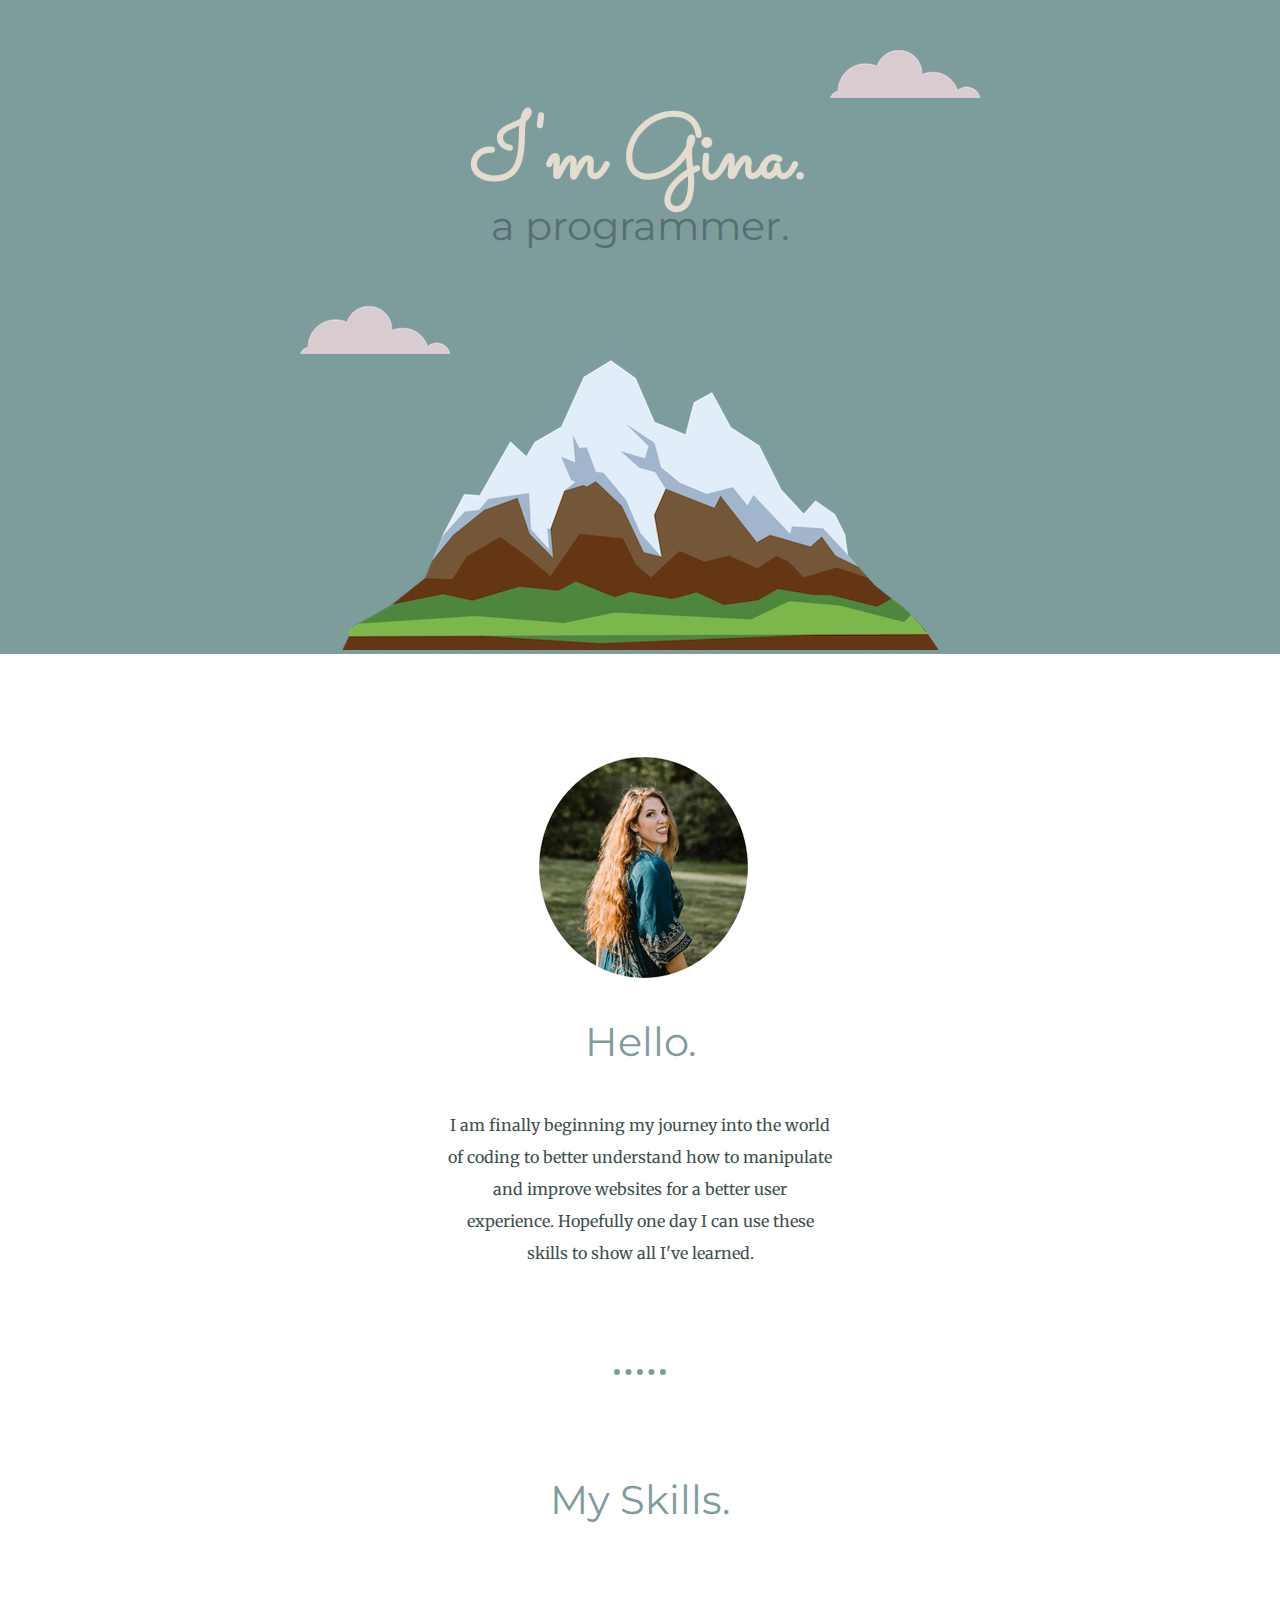
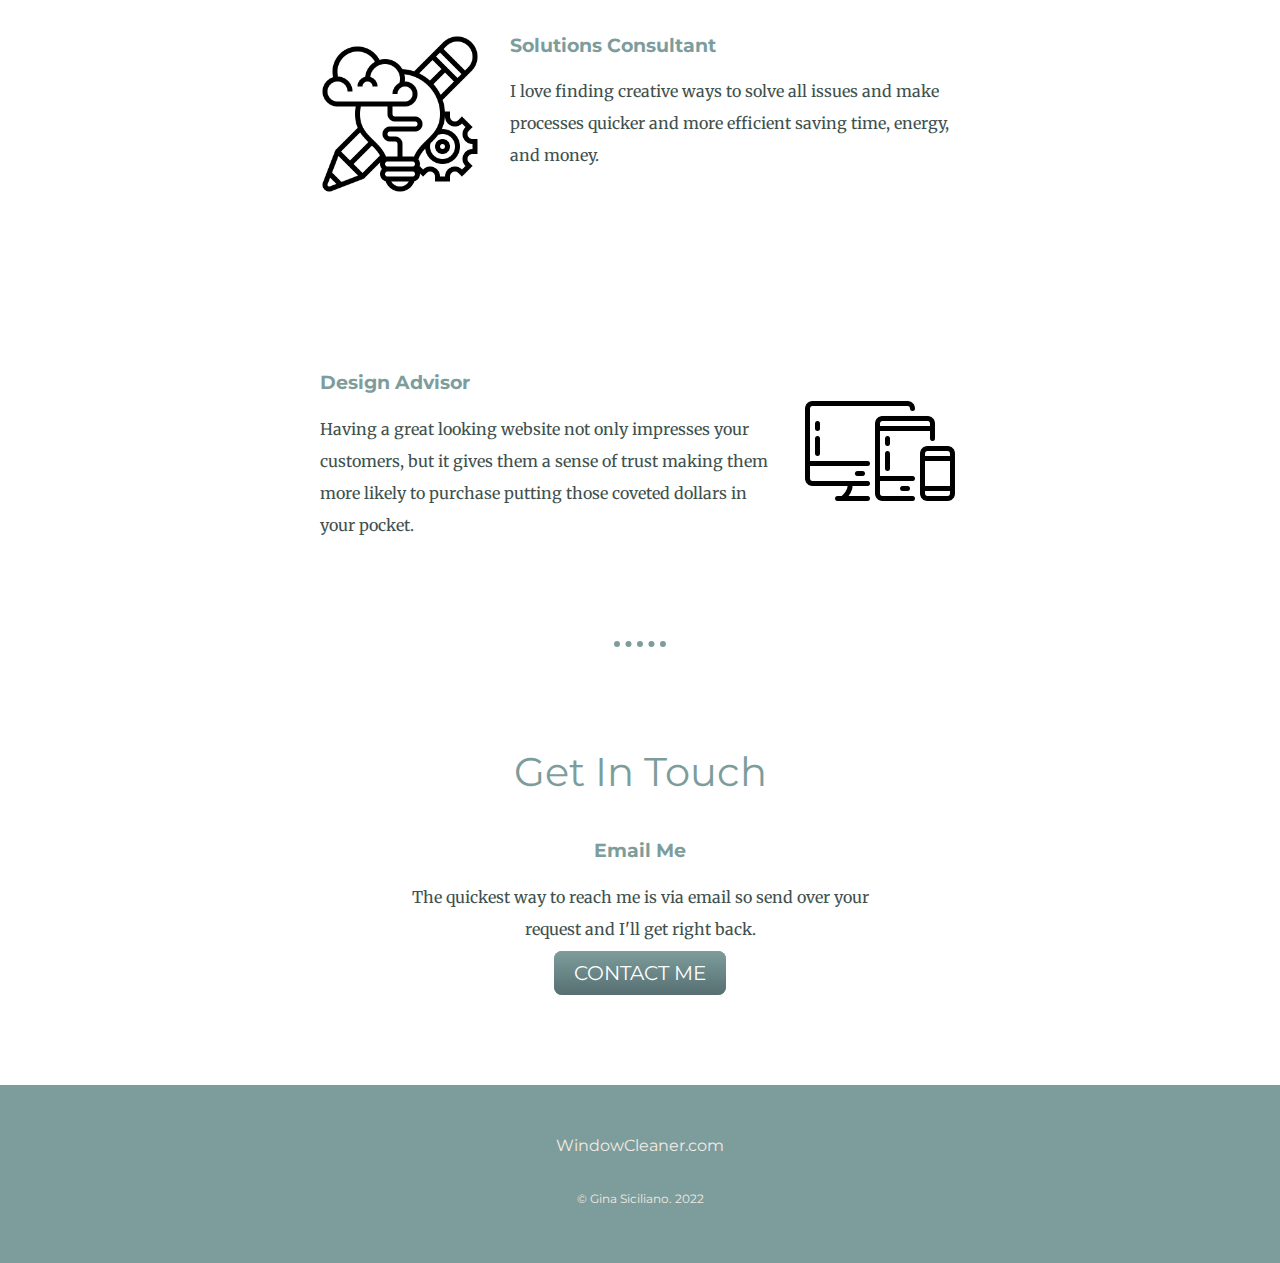
<file: index.html>
<!DOCTYPE html>
<html lang="en" dir="ltr">

<head>
  <meta charset="utf-8">
  <title>Gina Siciliano</title>
  <link rel="stylesheet" href="css/styles.css">
  <link rel="icon" href="favicon.ico">
  <link rel="preconnect" href="https://fonts.googleapis.com">
  <link rel="preconnect" href="https://fonts.gstatic.com" crossorigin>
  <link href="https://fonts.googleapis.com/css2?family=League+Gothic&family=Merriweather&family=Montserrat:wght@300;400&family=Sacramento&display=swap" rel="stylesheet">
</head>

<body>
  <div class="top-container">
    <img class="top-cloud" src="images/cloud.png" alt="cloud image">
    <h1>I'm Gina.</h1>
    <h2 class="subhead">a <span>pro</span>grammer.</h2>
    <img class="bottom-cloud" src="images/cloud.png" alt="cloud-img">
    <img src="images/mountain.png" alt="mountain-img">
  </div>
  <div class="middle-container">
    <div class="profile">
      <img src="images/Gina-9285.png" alt="Profile-Picture">
      <h2>Hello.</h2>
      <p class="bio">I am finally beginning my journey into the world of coding to better understand how to  manipulate and improve websites for a better user experience. Hopefully one day I can use these skills to show all I've learned.</p>
    </div>
    <hr>
    <div class="skills">
      <h2>My Skills.</h2>
      <div class="skill-row">
        <img class="skill-1" src="images/design-thinking.png" alt="design-img">
        <h3>Solutions Consultant</h3>
        <p class="skill-1-description">I love finding creative ways to solve all issues and make processes quicker and more efficient saving time, energy, and money.</p>
      </div>
      <hr class="ignore"/>
      <div class="skill-row">
        <img class="skill-2" src="images/responsive.png" alt="responsive-img">
        <h3>Design Advisor</h3>
        <p class="skill-2-description">Having a great looking website not only impresses your customers, but it gives them a sense of trust making them more likely to purchase putting those coveted dollars in your pocket.</p>
      </div>
    </div>
    <hr>
    <div class="contact-me">
      <h2>Get In Touch</h2>
      <h3>Email Me</h3>
      <p>The quickest way to reach me is via email so send over your request and I'll get right back.</p>
      <a class="btn" href="mailto:gina@windowcleaningresource.com">CONTACT ME</a>
    </div>
  </div>


  <div class="bottom-container">
    <a class="footer-link" href="https://www.windowcleaner.com/">WindowCleaner.com</a>
    <p class="copyright">© Gina Siciliano. 2022</p>
  </div>

  </div>
</body>

</html>
</file>
<file: css/styles.css>
.top-container {
  background-color: #7D9D9C;
  position: relative;
  padding-top: 100px
}

.middle-container {
  margin: 100px 0

}

.bottom-container {
  background-color: #7D9D9C;padding: 50px 0 20px;

}

body {
  margin-top: 0px;
  margin-left: 0px;
  margin-right: 0px;
  margin-bottom: 0px;
  text-align: center;
  font-family: 'Merriweather', serif;
  color: #40514E;
}

h1 {
  font-size: 5.625rem;
  margin: 50px auto 0 auto;
  font-family: 'Sacramento', cursive;
  color: #E4DCCF;
  line-height: .2;
}

h2 {font-size: 2.5rem;
  font-family: 'Montserrat', sans-serif;
  color: #7D9D9C;
  font-weight: normal;
  padding-bottom: 10px;
}

h3 {
  font-family: 'Montserrat', sans-serif;
  color: #7D9D9C;
}

a {color: #7D9D9C;
font-family: 'Montserrat', sans-serif;
text-decoration: none;}

a:hover {color: #576F72}

p {line-height: 2;}

.top-cloud {
  position: absolute;
  right: 300px;
  top: 50px;
}


.bottom-cloud {
  position: absolute;
  left: 300px;
  bottom: 300px;
}

.skill-row {margin: 100px auto 100px auto;
  width: 50%;
text-align: left;
}

.skill-1 {width: 25%;
float: left;
margin-right: 30px;}

.skill-2 {width: 25%;
float: right;
margin-left: 30px;
}

.subhead {color: #576F72}

hr {
  border-style: dotted none none;
  border-color: #7D9D9C;
  border-width: 6px;
  width: 4%;
margin: 100px auto 100px auto;}

.bio {width: 30%;
margin: auto;}

.footer-link {color: #F0EBE3;}

.contact-me {width: 40%;
margin: 40px auto 60px auto;}

.copyright {color: #F0EBE3;
font-family: 'Montserrat', sans-serif;
font-size: .75rem;
padding: 20px 0}

.btn {
  background: #7D9D9C;
  background-image: -webkit-linear-gradient(top, #7D9D9C, #576F72);
  background-image: -moz-linear-gradient(top, #7D9D9C, #576F72);
  background-image: -ms-linear-gradient(top, #7D9D9C, #576F72);
  background-image: -o-linear-gradient(top, #7D9D9C, #576F72);
  background-image: linear-gradient(to bottom, #7D9D9C, #576F72);
  -webkit-border-radius: 8;
  -moz-border-radius: 8;
  border-radius: 8px;
  font-family: Montserrat;
  color: #ffffff;
  font-size: 20px;
  padding: 10px 20px 10px 20px;
  text-decoration: none;
}

.btn:hover {
  background: #576F72;
  background-image: -webkit-linear-gradient(top, #576F72, #576F72);
  background-image: -moz-linear-gradient(top, #576F72, #576F72);
  background-image: -ms-linear-gradient(top, #576F72, #576F72);
  background-image: -o-linear-gradient(top, #576F72, #576F72);
  background-image: linear-gradient(to bottom, #576F72, #576F72);
  text-decoration: none;
}

.ignore {
border: none}
</file>
